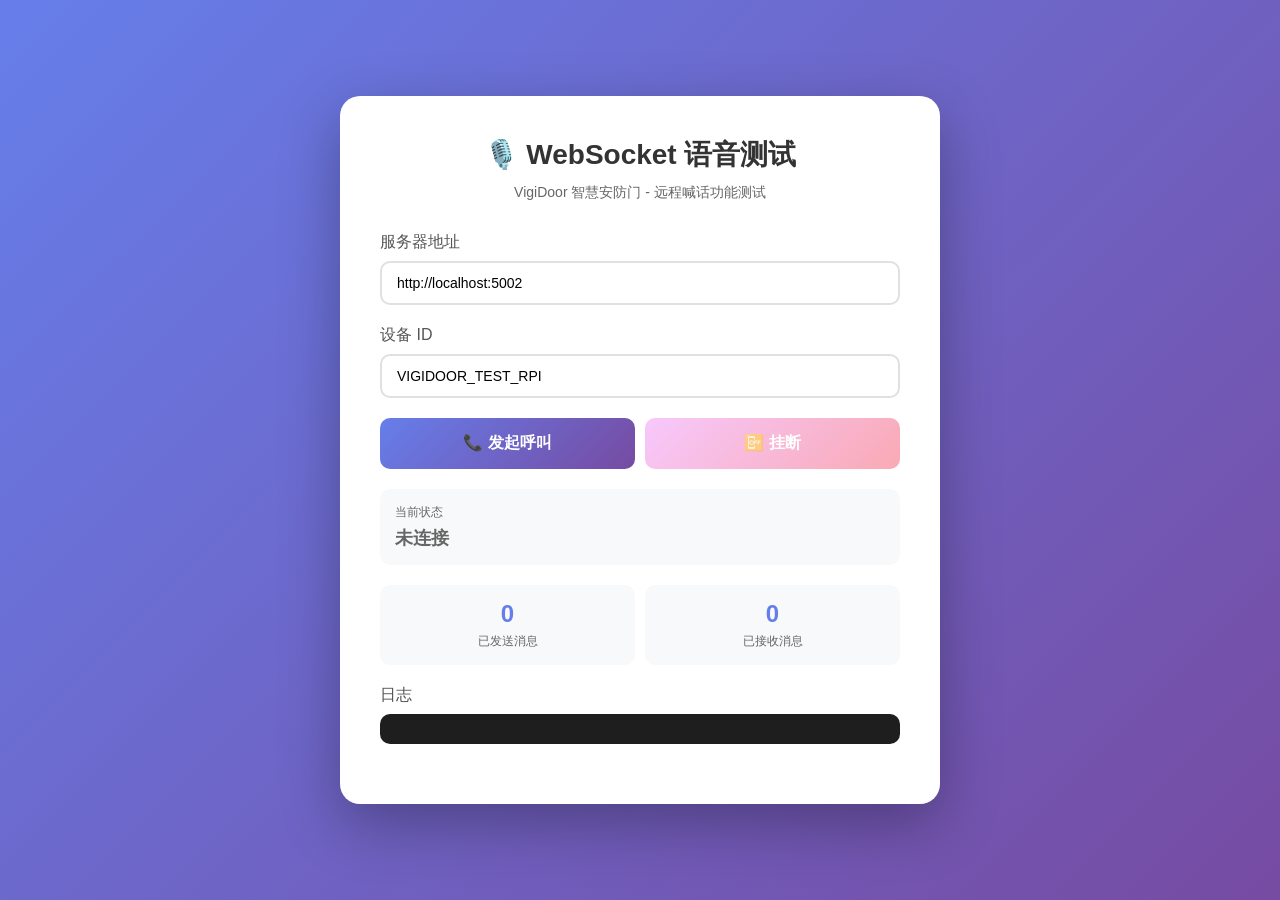
<file: docs/huaweiIOT/tests/browser_test.html>
<!DOCTYPE html>
<html lang="zh-CN">
<head>
    <meta charset="UTF-8">
    <meta name="viewport" content="width=device-width, initial-scale=1.0">
    <title>WebSocket 语音测试 - VigiDoor</title>
    <script src="https://cdn.socket.io/4.5.4/socket.io.min.js"></script>
    <style>
        * {
            margin: 0;
            padding: 0;
            box-sizing: border-box;
        }
        
        body {
            font-family: -apple-system, BlinkMacSystemFont, 'Segoe UI', 'Roboto', 'Oxygen',
                'Ubuntu', 'Cantarell', 'Fira Sans', 'Droid Sans', 'Helvetica Neue', sans-serif;
            background: linear-gradient(135deg, #667eea 0%, #764ba2 100%);
            min-height: 100vh;
            display: flex;
            justify-content: center;
            align-items: center;
            padding: 20px;
        }
        
        .container {
            background: white;
            border-radius: 20px;
            box-shadow: 0 20px 60px rgba(0, 0, 0, 0.3);
            padding: 40px;
            max-width: 600px;
            width: 100%;
        }
        
        h1 {
            color: #333;
            text-align: center;
            margin-bottom: 10px;
            font-size: 28px;
        }
        
        .subtitle {
            text-align: center;
            color: #666;
            margin-bottom: 30px;
            font-size: 14px;
        }
        
        .form-group {
            margin-bottom: 20px;
        }
        
        label {
            display: block;
            margin-bottom: 8px;
            color: #555;
            font-weight: 500;
        }
        
        input {
            width: 100%;
            padding: 12px 15px;
            border: 2px solid #e0e0e0;
            border-radius: 10px;
            font-size: 14px;
            transition: border-color 0.3s;
        }
        
        input:focus {
            outline: none;
            border-color: #667eea;
        }
        
        .button-group {
            display: flex;
            gap: 10px;
            margin-bottom: 20px;
        }
        
        button {
            flex: 1;
            padding: 15px;
            border: none;
            border-radius: 10px;
            font-size: 16px;
            font-weight: 600;
            cursor: pointer;
            transition: all 0.3s;
        }
        
        button:disabled {
            opacity: 0.5;
            cursor: not-allowed;
        }
        
        .btn-call {
            background: linear-gradient(135deg, #667eea 0%, #764ba2 100%);
            color: white;
        }
        
        .btn-call:hover:not(:disabled) {
            transform: translateY(-2px);
            box-shadow: 0 5px 15px rgba(102, 126, 234, 0.4);
        }
        
        .btn-hangup {
            background: linear-gradient(135deg, #f093fb 0%, #f5576c 100%);
            color: white;
        }
        
        .btn-hangup:hover:not(:disabled) {
            transform: translateY(-2px);
            box-shadow: 0 5px 15px rgba(245, 87, 108, 0.4);
        }
        
        .status-card {
            background: #f8f9fa;
            border-radius: 10px;
            padding: 15px;
            margin-bottom: 20px;
        }
        
        .status-label {
            color: #666;
            font-size: 12px;
            margin-bottom: 5px;
        }
        
        .status-value {
            font-size: 18px;
            font-weight: 600;
            color: #333;
        }
        
        .status-value.connected {
            color: #28a745;
        }
        
        .status-value.calling {
            color: #ffc107;
        }
        
        .status-value.disconnected {
            color: #666;
        }
        
        .log-container {
            background: #1e1e1e;
            border-radius: 10px;
            padding: 15px;
            max-height: 300px;
            overflow-y: auto;
            font-family: 'Courier New', monospace;
            font-size: 12px;
        }
        
        .log-entry {
            margin-bottom: 5px;
            color: #d4d4d4;
        }
        
        .log-time {
            color: #858585;
        }
        
        .log-info {
            color: #4ec9b0;
        }
        
        .log-warn {
            color: #dcdcaa;
        }
        
        .log-error {
            color: #f48771;
        }
        
        .stats {
            display: grid;
            grid-template-columns: 1fr 1fr;
            gap: 10px;
            margin-bottom: 20px;
        }
        
        .stat-item {
            background: #f8f9fa;
            border-radius: 10px;
            padding: 15px;
            text-align: center;
        }
        
        .stat-value {
            font-size: 24px;
            font-weight: 700;
            color: #667eea;
        }
        
        .stat-label {
            font-size: 12px;
            color: #666;
            margin-top: 5px;
        }
    </style>
</head>
<body>
    <div class="container">
        <h1>🎙️ WebSocket 语音测试</h1>
        <p class="subtitle">VigiDoor 智慧安防门 - 远程喊话功能测试</p>
        
        <div class="form-group">
            <label for="serverUrl">服务器地址</label>
            <input type="text" id="serverUrl" value="http://localhost:5002" placeholder="http://localhost:5002">
        </div>
        
        <div class="form-group">
            <label for="deviceId">设备 ID</label>
            <input type="text" id="deviceId" value="VIGIDOOR_TEST_RPI" placeholder="VIGIDOOR_xxx_RPI">
        </div>
        
        <div class="button-group">
            <button class="btn-call" id="callBtn" onclick="startCall()">📞 发起呼叫</button>
            <button class="btn-hangup" id="hangupBtn" onclick="endCall()" disabled>📴 挂断</button>
        </div>
        
        <div class="status-card">
            <div class="status-label">当前状态</div>
            <div class="status-value disconnected" id="status">未连接</div>
        </div>
        
        <div class="stats">
            <div class="stat-item">
                <div class="stat-value" id="sentCount">0</div>
                <div class="stat-label">已发送消息</div>
            </div>
            <div class="stat-item">
                <div class="stat-value" id="recvCount">0</div>
                <div class="stat-label">已接收消息</div>
            </div>
        </div>
        
        <div class="form-group">
            <label>日志</label>
            <div class="log-container" id="logContainer"></div>
        </div>
    </div>

    <script>
        let socket = null;
        let sentCount = 0;
        let recvCount = 0;
        
        
        function setStatus(status, className = 'disconnected') {
            const statusEl = document.getElementById('status');
            statusEl.textContent = status;
            statusEl.className = 'status-value ' + className;
        }
        
        function updateStats() {
            document.getElementById('sentCount').textContent = sentCount;
            document.getElementById('recvCount').textContent = recvCount;
        }
        
        async function startCall() {
            const serverUrl = document.getElementById('serverUrl').value;
            const deviceId = document.getElementById('deviceId').value;
            
            if (!serverUrl || !deviceId) {
                console.log('请填写服务器地址和设备ID', 'warn');
                setStatus('缺少信息', 'disconnected');
                return;
            }
            
            try {
                // 1. 调用 REST API 发起呼叫
                console.log('📡 正在发起呼叫请求...');
                setStatus('正在呼叫...', 'calling');
                   
                const response = await fetch(`${serverUrl}/vigidoor/api/v1/voice/call/initiate`, {
                    method: 'POST',
                    headers: { 'Content-Type': 'application/json' },
                    body: JSON.stringify({ device_id: deviceId })
                });
       
                const result = await response.json();
                
                if (!result.success) {
                    console.log(`❌ 呼叫失败: ${result.error}`, 'error');
                    setStatus('呼叫失败', 'disconnected');
                    return;
                }
            
                console.log(`✅ 呼叫请求成功，会话ID: ${result.session_id}`);
                console.log(`📢 设备通知状态: ${result.device_notified ? '已通知' : '未通知'}`,
                    result.device_notified ? 'info' : 'warn');
           
                2. 连接 WebSocket
                console.log('🔌 正在连接 WebSocket...');
                socket = io(serverUrl, { path: websocket_url });
                
                socket.on('connect', () => {
                    console.log('✅ WebSocket 已连接');
                    setStatus('已连接 - 等待设备', 'calling');
                    
                    // 3. 加入会话
                    socket.emit('browser_join', {
                        device_id: deviceId,
                        session_id: result.session_id
                    });
                    
                    console.log(`📥 已发送 browser_join 事件`);
                });
                
                socket.on('server_ready', (data) => {
                    console.log(`🖥️ 服务器就绪: ${data.message}`);
                });
                
                socket.on('joined', (data) => {
                    console.log(`🎯 已加入会话，角色: ${data.role}`);
                    if (data.waiting_for_device) {
                        console.log('⏳ 等待设备连接...', 'warn');
                    }
                });
                
                socket.on('call_established', (data) => {
                    console.log('🎉 通话已建立！');
                    setStatus('通话中', 'connected');
                    document.getElementById('callBtn').disabled = true;
                    document.getElementById('hangupBtn').disabled = false;
                    
                    // 模拟发送音频数据（仅测试）
                    startSendingTestAudio();
                });
                
                socket.on('audio_data', (data) => {
                    recvCount++;
                    updateStats();
                    console.log(`🔊 收到音频数据 (时间戳: ${data.timestamp})`);
                });
                
                socket.on('peer_hangup', () => {
                    console.log('📴 对方已挂断', 'warn');
                    setStatus('对方已挂断', 'disconnected');
                    endCall();
                });
                
                socket.on('peer_disconnected', () => {
                    console.log('⚠️ 对方已断开连接', 'warn');
                    setStatus('对方已断开', 'disconnected');
                });
                
                socket.on('call_terminated', (data) => {
                    console.log(`🚫 通话已终止: ${data.message}`, 'warn');
                    setStatus('通话已终止', 'disconnected');
                    endCall();
                });
                
                socket.on('error', (data) => {
                    console.log(`❌ 错误: ${data.message}`, 'error');
                    setStatus('错误', 'disconnected');
                });
                
                socket.on('disconnect', () => {
                    console.log('🔌 WebSocket 已断开');
                    setStatus('已断开', 'disconnected');
                    document.getElementById('callBtn').disabled = false;
                    document.getElementById('hangupBtn').disabled = true;
                });
                
            } catch (error) {
                console.log(`❌ 异常: ${error.message}`, 'error');
                setStatus('异常', 'disconnected');
            }
        }
        
        function endCall() {
            if (socket) {
                console.log('📴 正在挂断...');
                socket.emit('hangup');
                socket.disconnect();
                socket = null;
                setStatus('已挂断', 'disconnected');
                document.getElementById('callBtn').disabled = false;
                document.getElementById('hangupBtn').disabled = true;
            }
        }
        
        let sendInterval = null;
        function startSendingTestAudio() {
            // 每2秒发送一次测试音频数据
            sendInterval = setInterval(() => {
                if (socket && socket.connected) {
                    const testData = {
                        audio: `test_audio_${Date.now()}`,
                        timestamp: Date.now()
                    };
                    socket.emit('audio_data', testData);
                    sentCount++;
                    updateStats();
                    console.log(`📤 已发送测试音频数据`);
                } else {
                    clearInterval(sendInterval);
                }
            }, 2000);
        }
        
    </script>
</body>
</html>
</file>
